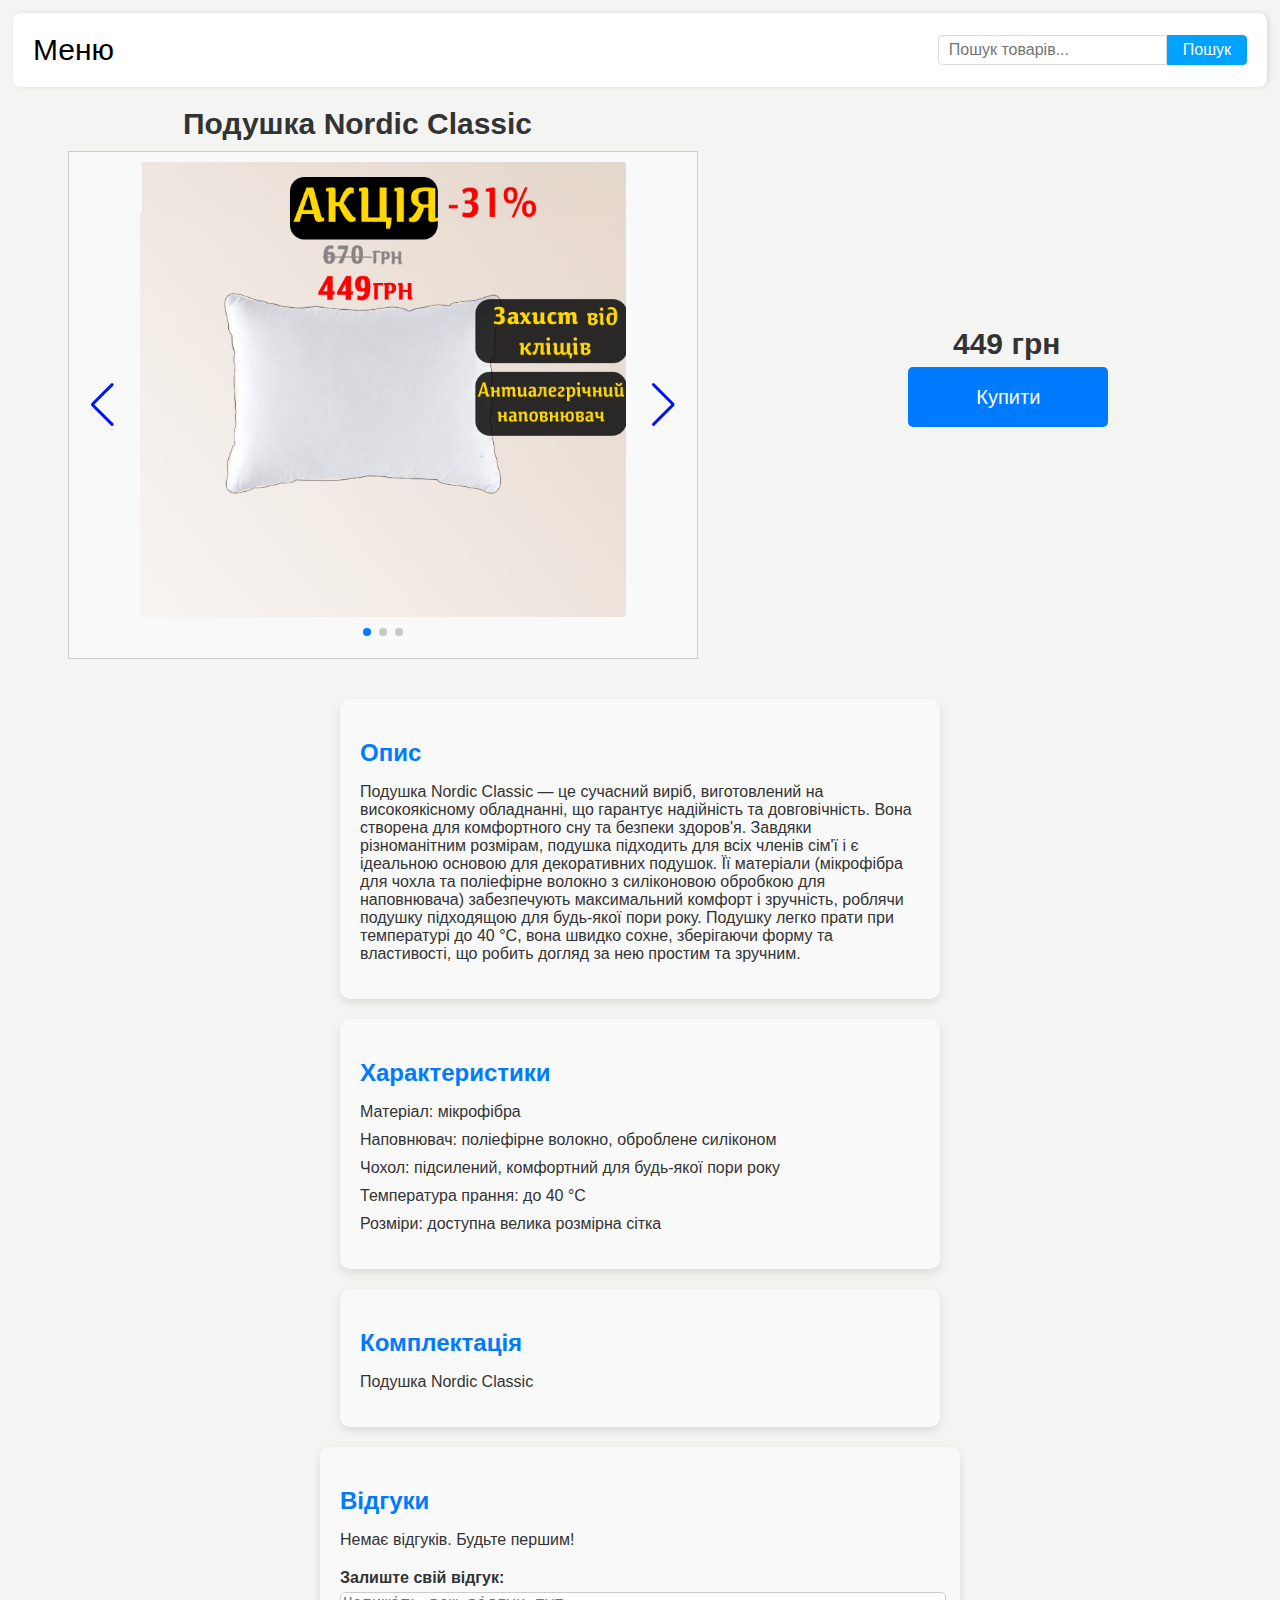
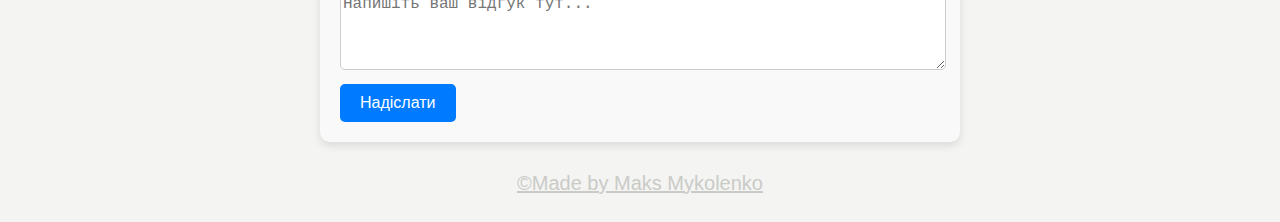
<file: index.html>
<!DOCTYPE html>
<html lang="uk">
<head>
    <meta charset="UTF-8">
    <meta name="viewport" content="width=device-width, initial-scale=1.0">
    <title>Подушка Nordic Classic</title>
    <!-- Підключення Swiper CSS -->
    <link rel="stylesheet" href="https://unpkg.com/swiper/swiper-bundle.min.css">
    <link rel="stylesheet" href="style.css">
    <script src="https://unpkg.com/swiper/swiper-bundle.min.js"></script>
    <script src="slider.js"></script>
    <!-- Google tag (gtag.js) -->
    <script async src="https://www.googletagmanager.com/gtag/js?id=G-Q3LR36PBPW"></script>
    <script>
         window.dataLayer = window.dataLayer || [];
        function gtag(){dataLayer.push(arguments);}
         gtag('js', new Date());

        gtag('config', 'G-Q3LR36PBPW');
    </script>
    <!-- Google Tag Manager -->
<script>(function(w,d,s,l,i){w[l]=w[l]||[];w[l].push({'gtm.start':
    new Date().getTime(),event:'gtm.js'});var f=d.getElementsByTagName(s)[0],
    j=d.createElement(s),dl=l!='dataLayer'?'&l='+l:'';j.async=true;j.src=
    'https://www.googletagmanager.com/gtm.js?id='+i+dl;f.parentNode.insertBefore(j,f);
    })(window,document,'script','dataLayer','GTM-P38DQPDD');</script>
    <!-- End Google Tag Manager -->
</head>
<body>
    <!-- Google Tag Manager (noscript) -->
<noscript><iframe src="https://www.googletagmanager.com/ns.html?id=GTM-P38DQPDD"
    height="0" width="0" style="display:none;visibility:hidden"></iframe></noscript>
    <!-- End Google Tag Manager (noscript) -->
    <nav class="top-menu">
        <a class="navbar-logo" href="/shop-menu/index.html" style="text-decoration: none;">Меню</a>
        <form class="search-form">
            <input type="text" placeholder="Пошук товарів..." name="search">
            <button type="submit">Пошук</button>
        </form>
    </nav>

    <div class="product-container">
        <div>
            <div class="product-title">Подушка Nordic Classic</div>
            <div class="product-main-img-wrap">
                <div class="swiper swiper-fade">
                    <div class="swiper-wrapper">
                        <div class="swiper-slide">
                            <img src="Files/image1.png" alt="Зображення 1">
                        </div>
                        <div class="swiper-slide">
                            <img src="Files/image2.jpg" alt="Зображення 2">
                        </div>
                        <div class="swiper-slide">
                            <img src="Files/image3.jpg" alt="Зображення 3">
                        </div>
                    </div>
                    <div class="swiper-button-next"></div>
                    <div class="swiper-button-prev"></div>
                    <div class="swiper-pagination"></div>
                </div>
            </div>
        </div>
        <div class="product-price">449 грн</div>

        <button id="buyButton" class="buy-button">Купити</button>

    <script>
     document.getElementById('buyButton').addEventListener('click', function() {
        window.location.href = 'buy.html';
     });
    </script>


    </div>

    <div class="product-details">
        <div class="product-description">
            <h2>Опис</h2>
            <p>
                Подушка Nordic Classic — це сучасний виріб, виготовлений на високоякісному обладнанні, що гарантує надійність та довговічність. Вона створена для комфортного сну та безпеки здоров'я. Завдяки різноманітним розмірам, подушка підходить для всіх членів сім'ї і є ідеальною основою для декоративних подушок.

                Її матеріали (мікрофібра для чохла та поліефірне волокно з силіконовою обробкою для наповнювача) забезпечують максимальний комфорт і зручність, роблячи подушку підходящою для будь-якої пори року. Подушку легко прати при температурі до 40 °C, вона швидко сохне, зберігаючи форму та властивості, що робить догляд за нею простим та зручним.

            </p>
        </div>
        <div class="product-specs">
            <h2>Характеристики</h2>
            <ul>
                <li>Матеріал: мікрофібра</li>
                <li>Наповнювач: поліефірне волокно, оброблене силіконом</li>
                <li>Чохол: підсилений, комфортний для будь-якої пори року</li>
                <li>Температура прання: до 40 °C</li>
                <li>Розміри: доступна велика розмірна сітка</li>
            </ul>
        </div>
        <div class="product-complectation">
            <h2>Комплектація</h2>
            <ul>
                <li>Подушка Nordic Classic</li>
            </ul>
        </div>
        
    </div>

    <div class="product-reviews">
        <h2>Відгуки</h2>
        <div class="reviews-list">
            <!-- Тут будуть з’являтися відгуки -->
            <p>Немає відгуків. Будьте першим!</p>
        </div>
        <form class="review-form">
            <label for="review">Залиште свій відгук:</label>
            <textarea id="review" name="review" rows="4" placeholder="Напишіть ваш відгук тут..."></textarea>
            <button type="submit">Надіслати</button>
        </form>
    </div>

    <footer>
        <a href="https://github.com/MaxMykolenko" style="color: #cacbc7;">©Made by Maks Mykolenko</a>
    </footer>

</body>

</html>
</file>
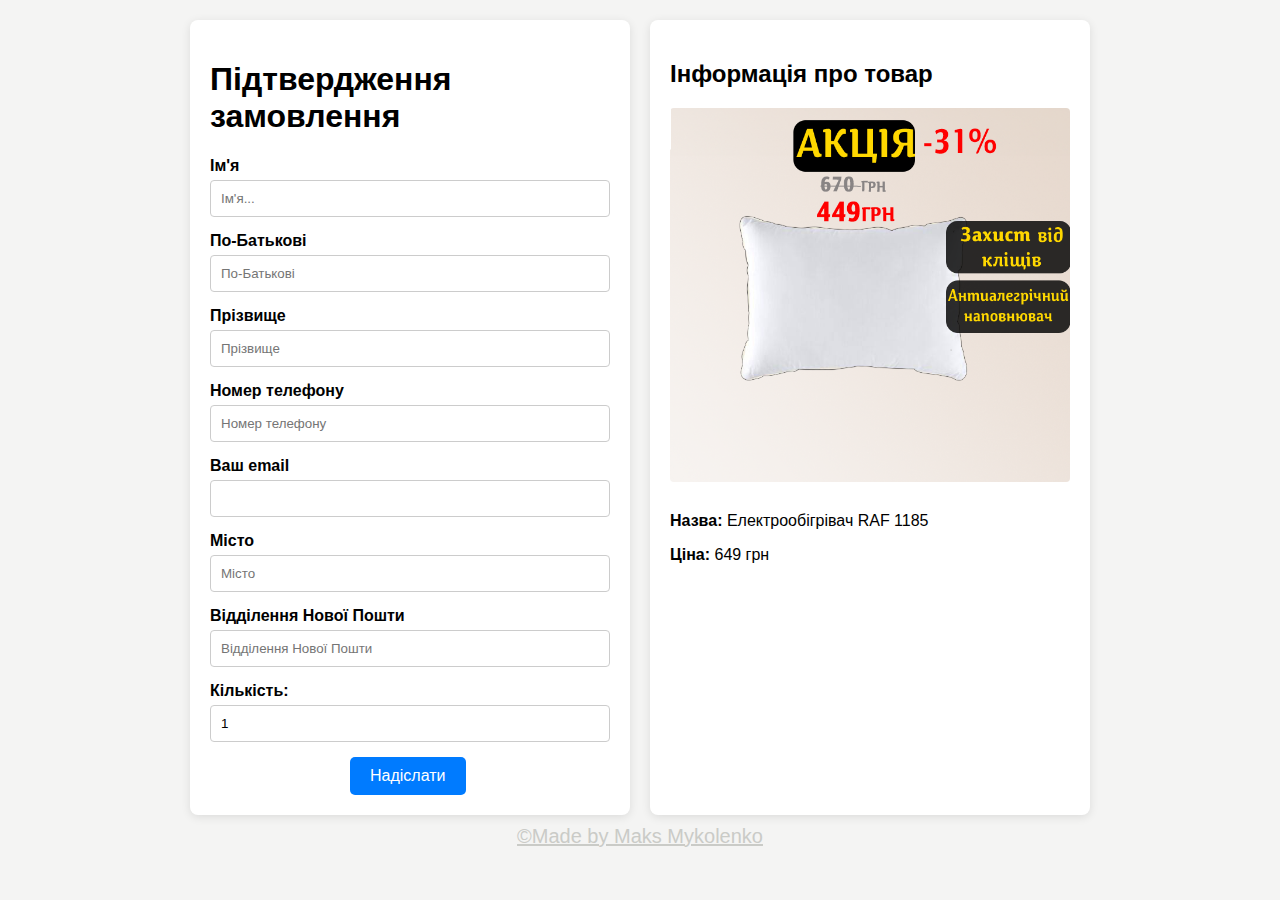
<file: buy.html>
<!DOCTYPE html>
<html lang="uk">
<head>
    <meta charset="UTF-8">
    <meta name="viewport" content="width=device-width, initial-scale=1.0">
    <title>Електрообігрівач RAF 1185</title>
    <link rel="stylesheet" href="buy.css">
    <!-- Google tag (gtag.js) -->
    <script async src="https://www.googletagmanager.com/gtag/js?id=G-Q3LR36PBPW"></script>
    <script>
    window.dataLayer = window.dataLayer || [];
     function gtag(){dataLayer.push(arguments);}
    gtag('js', new Date());

     gtag('config', 'G-Q3LR36PBPW');
    </script>

    <!-- Google Tag Manager -->
<script>(function(w,d,s,l,i){w[l]=w[l]||[];w[l].push({'gtm.start':
    new Date().getTime(),event:'gtm.js'});var f=d.getElementsByTagName(s)[0],
    j=d.createElement(s),dl=l!='dataLayer'?'&l='+l:'';j.async=true;j.src=
    'https://www.googletagmanager.com/gtm.js?id='+i+dl;f.parentNode.insertBefore(j,f);
    })(window,document,'script','dataLayer','GTM-P38DQPDD');</script>
    <!-- End Google Tag Manager -->
</head>
<body>
    <!-- Google Tag Manager (noscript) -->
<noscript><iframe src="https://www.googletagmanager.com/ns.html?id=GTM-P38DQPDD"
    height="0" width="0" style="display:none;visibility:hidden"></iframe></noscript>
    <!-- End Google Tag Manager (noscript) -->
    <div class="container">
        <form class="user-info" id="orderForm" action="https://formspree.io/f/mrbgqgvy" method="POST">
            <h1>Підтвердження замовлення</h1>

            <label for="first-name">Ім'я</label>
            <input type="text" id="first-name" name="first-name" placeholder="Ім'я..." required>

            <label for="middle-name">По-Батькові</label>
            <input type="text" id="middle-name" name="middle-name" placeholder="По-Батькові" required>

            <label for="last-name">Прізвище</label>
            <input type="text" id="last-name" name="last-name" placeholder="Прізвище" required>

            <label for="phone-number">Номер телефону</label>
            <input type="text" id="phone-number" name="phone-number" placeholder="Номер телефону" required>

            <label for="email">Ваш email</label>
            <input type="email" name="email" required>

            <label for="city">Місто</label>
            <input type="text" id="city" name="city" placeholder="Місто" required>

            <label for="post-office">Відділення Нової Пошти</label>
            <input type="text" id="post-office" name="post-office" placeholder="Відділення Нової Пошти" required>

            <label for="quantity">Кількість:</label>
            <input type="number" id="quantity" name="quantity" min="1" value="1" required>

            <button type="submit">Надіслати</button>
        </form>

        <div class="product-info">
            <h2>Інформація про товар</h2>
            <img src="Files/image1.png" alt="Електрообігрівач RAF 1185" class="product-image">
            <p><strong>Назва:</strong> Електрообігрівач RAF 1185</p>
            <p><strong>Ціна:</strong> 649 грн</p>
        </div>
    </div>

    <footer>
        <a href="https://github.com/MaxMykolenko" style="color: #cacbc7;">©Made by Maks Mykolenko</a>
    </footer>
</body>
</html>
</file>
<file: style.css>
/* Загальні стилі */
body {
    padding: 5px;
    background-color: #f4f4f3;
    font-family: Arial, Helvetica, sans-serif;
}

/* Стилі для верхнього меню */
.top-menu {
    background-color: #fff; /* Такий же колір, як у sidebar */
    box-shadow: 2px 0 5px rgba(0,0,0,0.1); /* Така ж тінь, як у sidebar */
    padding: 20px;
    display: flex;
    justify-content: space-between;
    align-items: center;
    border-radius: 8px;
}

.navbar-logo {
    font-size: 30px;
    color: rgb(0, 0, 0);
}

.search-form {
    display: inline-flex;
    align-items: center;
}

.search-form input {
    padding: 5px 10px;
    font-size: 16px;
    border: 1px solid #ddd;
    border-radius: 4px 0 0 4px;
    outline: none;
}

.search-form button {
    padding: 5px 15px;
    font-size: 16px;
    border: 1px solid #00a2ff;
    background-color: #00a2ff;
    color: #fff;
    border-radius: 0 4px 4px 0;
    cursor: pointer;
    transition: background-color 0.3s;
}

.search-form button:hover {
    background-color: #007acc;
}

/* Контейнер для слайдера і деталей товару */
.product-container {
    display: flex;
    align-items: flex-start;
    padding: 20px;
    gap: 20px;
}

/* Назва товару */
.product-title {
    font-size: 30px;
    color: #333;
    font-weight: bold;
    margin-bottom: 10px;
    margin-left: 150px;
}

/* Стилі для слайдера на комп’ютерній версії */
.product-main-img-wrap {
    width: 90%;
    max-width: 700px;
    height: auto;
    overflow: hidden;
    border: 1px solid #ccc;
    margin: 0 auto;
    padding: 10px;
    box-sizing: border-box;
    background-color: #f9f9f9;
}

/* Слайдер */
.swiper {
    width: 100%;
    height: auto;
}

.swiper-slide {
    display: flex;
    justify-content: center; /* Центрування по горизонталі */
    align-items: center; /* Центрування по вертикалі */
    transition: transform 0.5s ease-in-out;
}

.swiper-slide img {
    width: 80%; /* Зменшене зображення від ширини контейнера */
    height: auto; /* Авто висота для збереження пропорцій */
    object-fit: contain;
    border-radius: 3px;
}
/* Додатковий стиль для мобільних пристроїв */
@media (max-width: 768px) {
    .product-main-img-wrap {
        width: 100%;
        max-width: 300px; /* Менша ширина для мобільних */
        height: auto;
    }
}


.swiper-button-next,
.swiper-button-prev {
    color: #0011ff;
}

/* Ціна товару */
.product-price {
    font-size: 30px;
    color: #333;
    font-weight: bold;
    margin-top: 220px; /* Відступ вниз */
    margin-left: 200px; /* Відступ праворуч від слайдера */
}

.product-price:hover{
    transform: scale(1.2);
    color:#0091ff;
}

.product-details {
    max-width: 600px; /* Максимальна ширина для обох блоків */
    margin: 20px auto;
}

.product-description, .product-specs {
    padding: 20px;
    background-color: #f9f9f9;
    border-radius: 10px;
    box-shadow: 0 4px 8px rgba(0, 0, 0, 0.1);
    color: #333;
    margin-bottom: 20px; /* Відступ між блоками */
}

.product-description h2, .product-specs h2 {
    font-size: 24px;
    color: #007bff;
    font-weight: bold;
    margin-bottom: 15px;
}

.product-specs ul {
    list-style-type: none;
    padding: 0;
    font-size: 16px;
}

.product-specs li {
    margin-bottom: 10px;
}

.product-complectation {
    max-width: 600px;
    margin: 20px auto;
    padding: 20px;
    background-color: #f9f9f9;
    border-radius: 10px;
    box-shadow: 0 4px 8px rgba(0, 0, 0, 0.1);
    color: #333;
}

.product-complectation h2 {
    font-size: 24px;
    color: #007bff;
    font-weight: bold;
    margin-bottom: 15px;
}

.product-complectation ul {
    list-style-type: none;
    padding: 0;
    font-size: 16px;
}

.product-complectation li {
    margin-bottom: 10px;
}

.product-reviews {
    max-width: 600px;
    margin: 20px auto;
    padding: 20px;
    background-color: #f9f9f9;
    border-radius: 10px;
    box-shadow: 0 4px 8px rgba(0, 0, 0, 0.1);
    color: #333;
}

.product-reviews h2 {
    font-size: 24px;
    color: #007bff;
    font-weight: bold;
    margin-bottom: 15px;
}

.reviews-list {
    margin-bottom: 20px;
    font-size: 16px;
}

.reviews-list p:hover {
    color: #0056b3;
    transform: scale(1.02);
    transition: color 0.3s, transform 0.3s;
}

.review-form label {
    display: block;
    font-weight: bold;
    margin-bottom: 5px;
}

.review-form textarea {
    width: 100%;

    font-size: 16px;
    margin-bottom: 10px;
    border-radius: 5px;
    border: 1px solid #ccc;
    resize: vertical;
}

.review-form button {
    padding: 10px 20px;
    font-size: 16px;
    color: white;
    background-color: #007bff;
    border: none;
    border-radius: 5px;
    cursor: pointer;
    transition: background-color 0.3s;
}

.review-form button:hover {
    background-color: #0056b3;
}

/* Кнопка "Купити" */
.buy-button {
    display: block;
    width: 200px;
    height: 60px;
    margin-top: 260px; /* Відступ між ціною і кнопкою */
    margin-left: -172px; /* Вирівнювання праворуч від слайдера */
    padding: 10px 20px;
    font-size: 20px;
    color: white;
    background-color: #007bff;
    border: none;
    border-radius: 5px;
    cursor: pointer;
    text-decoration: none;
    transition: background-color 0.3s;
}

.buy-button:hover {
    background-color: #0056b3;
}

/* Стилі для футера */
footer {
    width: 100%;
    text-align: center;
    padding: 10px 0;
    font-size: 20px;
    color: #cacbc7;
    margin-top: auto; /* Зміщення футера вниз */
}

/* Адаптивні стилі для мобільних пристроїв */
@media (max-width: 768px) {
    .product-container {
        flex-direction: column;
        align-items: center;
        padding: 10px;
    }

    .product-main-img-wrap {
        width: 100%;
        max-width: 300px;
        height: auto;
        margin-bottom: 20px;
    }

    .product-title {
        font-size: 20px; /* Зменшений розмір шрифту на мобільних */
        margin-bottom: 10px; /* Менший відступ під назвою */
        margin-left: 10px;
        padding: 0 10px; /* Відступи з боків для запобігання переносу */
    }

    /* Ціна і кнопка під слайдером */
    .product-price, .buy-button {
        width: 100%;
        text-align: center;
        margin-top: 10px;
    }

    .product-price {
        width: 100%;
        text-align: center;
        font-size: 22px;
        margin: 10px 0; /* Відступи для кращого вигляду */
    }

    .buy-button {
        width: 80%; /* Займає 80% ширини екрану */
        max-width: 300px; /* Максимальна ширина кнопки */
        height: auto;
        padding: 15px;
        font-size: 18px;
        margin: 10px auto; /* Центрування кнопки */
        margin-top: -10px; /* Відступ між ціною і кнопкою */
        text-align: center;
        cursor: pointer;
    }

    .product-details, .product-description, .product-specs, .product-complectation, .product-reviews {
        width: 90%;
        margin: 10px auto;
        padding: 10px;
    }

    .top-menu {
        flex-direction: column;
    }

    .menu-main {
        flex-direction: column;
        align-items: center;
        padding: 0;
    }

    .menu-main li {
        margin: 10px 0;
    }

    .swiper-button-next {
        right: -2px; /* Змінює відстань праворуч від слайдера */
    }
    
    .swiper-button-prev {
        left: -2px; /* Змінює відстань ліворуч від слайдера */
    }
}
</file>
<file: buy.css>
body {
    font-family: Arial, sans-serif;
    background-color: #f4f4f3;
    margin: 0;
    padding: 20px;
}

.container {
    display: flex; /* Використання Flexbox для горизонтального вирівнювання */
    justify-content: space-between; /* Простір між формою і полем для товару */
    max-width: 900px; /* Максимальна ширина контейнера */
    margin: auto; /* Центрування контейнера */
}

.user-info {
    max-width: 400px; /* Максимальна ширина форми */
    background-color: #fff; /* Фон форми */
    padding: 20px; /* Внутрішні відступи */
    border-radius: 8px; /* Закруглені кути */
    box-shadow: 0 2px 10px rgba(0, 0, 0, 0.1); /* Тінь */
}

label {
    display: block; /* Кожна мітка на новому рядку */
    margin-bottom: 5px; /* Відступ між міткою та полем вводу */
    font-weight: bold; /* Жирний шрифт для міток */
}

input[type="text"], input[type="number"], input[type="tel"], input[type="email"], textarea{
    width: 100%; /* Поле вводу на всю ширину */
    padding: 10px; /* Внутрішні відступи */
    margin-bottom: 15px; /* Відступ між полями вводу */
    border: 1px solid #ccc; /* Колір обводки */
    border-radius: 4px; /* Закруглені кути */
    box-sizing: border-box; /* Включення відступів в загальну ширину */
}

.product-info {
    max-width: 400px; /* Максимальна ширина для поля з інформацією про товар */
    background-color: #fff; /* Фон поля товару */
    padding: 20px; /* Внутрішні відступи */
    border-radius: 8px; /* Закруглені кути */
    box-shadow: 0 2px 10px rgba(0, 0, 0, 0.1); /* Тінь */
    margin-left: 20px; /* Відступ між формою та полем товару */
}

.product-image {
    width: 100%; /* Зображення на всю ширину контейнера */
    height: auto; /* Автоматична висота для збереження пропорцій */
    border-radius: 4px; /* Закруглені кути зображення */
    margin-bottom: 10px; /* Відступ під зображенням */
}

/* Стилі для кнопки "Надіслати" */
button {
    margin-left: 140px;
    padding: 10px 20px; /* Внутрішні відступи для кнопки */
    font-size: 16px; /* Розмір шрифту */
    color: white; /* Колір тексту */
    background-color: #007bff; /* Фоновий колір кнопки */
    border: none; /* Без обводки */
    border-radius: 5px; /* Закруглені кути кнопки */
    cursor: pointer; /* Показує, що кнопка клікабельна */
    transition: background-color 0.3s; /* Перехідний ефект для фону */
}

button:hover {
    background-color: #0056b3; /* Колір фону при наведенні */
}

footer {
    width: 100%;
    text-align: center;
    padding: 10px 0;
    font-size: 20px;
    color: #cacbc7;
    margin-top: auto; /* Зміщення футера вниз */
}

/* Адаптивні стилі для мобільних пристроїв */
@media (max-width: 768px) {
    .container {
        flex-direction: column; /* Вирівнювання по вертикалі */
    }

    .product-info {
        margin-left: 0; /* Скидання лівого відступу для мобільних */
        margin-bottom: 20px; /* Відступ між блоками на мобільних */
        margin-right: 0; /* Скидання правого відступу для мобільних */
    }

    .user-info {
        order: 2; /* Зміщує форму вниз */
    }

    .product-info {
        order: 1; /* Зміщує інформацію про товар вверх */
    }
    h1{
        text-align: center;
    }
}
</file>
